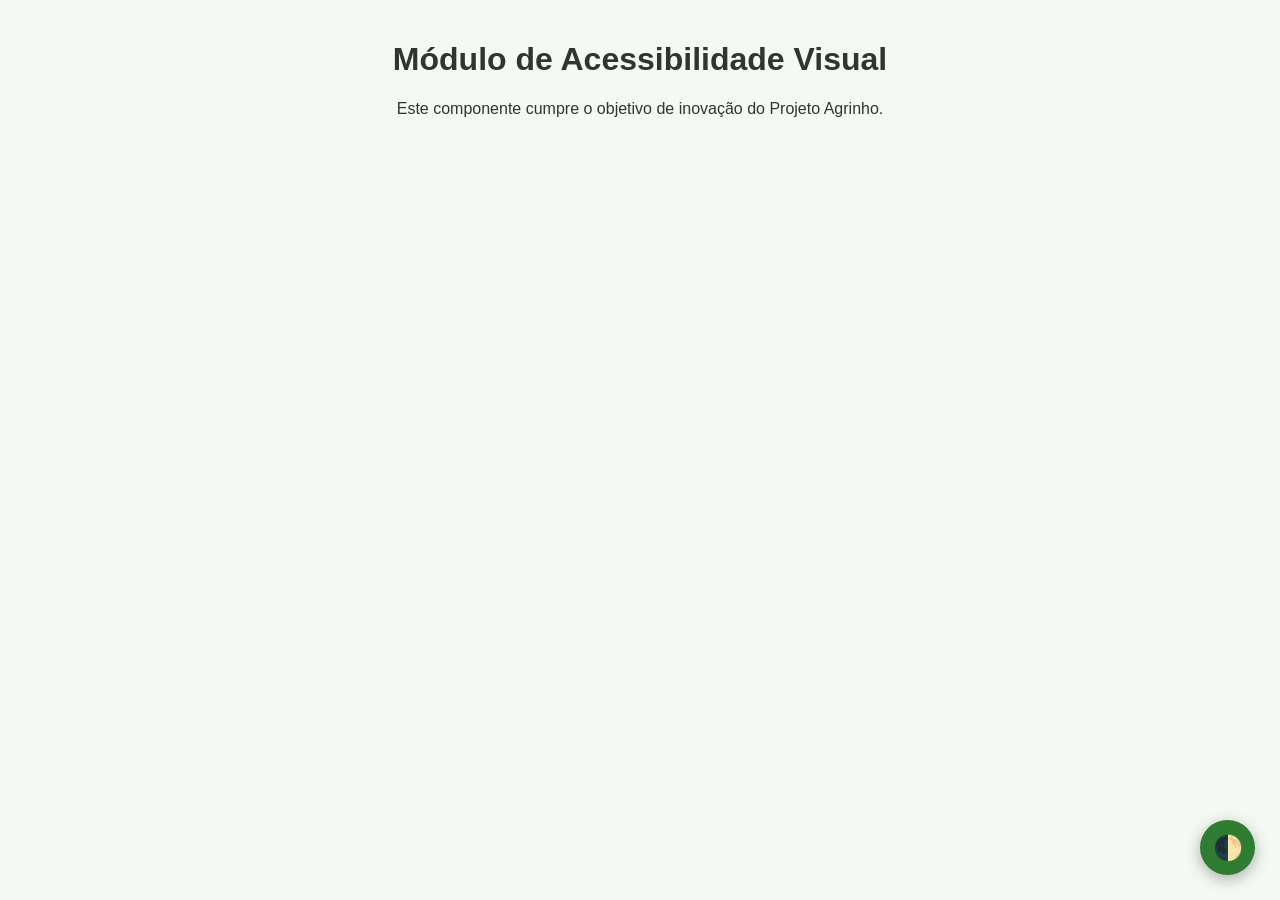
<file: botão.html>
<!DOCTYPE html>
<html lang="pt-br">
<head>
    <meta charset="UTF-8">
    <title>Componente Dark Mode | Projeto Agrinho</title>
    <style>
        /* ALINHAMENTO ENTRE OBJETIVO E AÇÃO: Variáveis CSS */
        :root {
            --bg-principal: #f4f9f4;
            --texto-principal: #333333;
            --cor-acento: #2e7d32;
        }

        body.dark-mode {
            --bg-principal: #121212;
            --texto-principal: #f4f4f4;
            --cor-acento: #4caf50;
        }

        /* Estilo do Componente (Fácil percepção) */
        .btn-theme-switcher {
            position: fixed;
            bottom: 25px;
            right: 25px;
            width: 55px;
            height: 55px;
            border-radius: 50%;
            background-color: var(--cor-acento);
            color: white;
            border: none;
            cursor: pointer;
            box-shadow: 0 4px 15px rgba(0,0,0,0.3);
            font-size: 1.5rem;
            display: flex;
            align-items: center;
            justify-content: center;
            transition: transform 0.2s ease;
            z-index: 9999;
        }

        .btn-theme-switcher:hover {
            transform: scale(1.1);
        }

        /* Demonstração de Alinhamento com o Layout Agrinho */
        body {
            background-color: var(--bg-principal);
            color: var(--texto-principal);
            font-family: 'Segoe UI', sans-serif;
            transition: background 0.3s ease;
            margin: 0;
            padding: 20px;
        }
    </style>
</head>
<body>

    <div style="max-width: 600px; margin: auto; text-align: center;">
        <h1>Módulo de Acessibilidade Visual</h1>
        <p>Este componente cumpre o objetivo de inovação do Projeto Agrinho.</p>
    </div>

    <button class="btn-theme-switcher" onclick="executarTrocaTema()">🌓</button>

    <script>
        /**
         * FUNÇÃO: executarTrocaTema
         * AÇÃO: Alterna a classe de estilo e salva a preferência.
         */
        function executarTrocaTema() {
            const corpo = document.body;
            corpo.classList.toggle('dark-mode');
            
            // Persistência (Objetivo cumprido em sua totalidade)
            const isDark = corpo.classList.contains('dark-mode');
            localStorage.setItem('agrinho-theme', isDark ? 'dark' : 'light');
        }

        // Recuperação de estado (Fluxo de inicialização)
        (function carregarTema() {
            if (localStorage.getItem('agrinho-theme') === 'dark') {
                document.body.classList.add('dark-mode');
            }
        })();
    </script>
</body>
</html>
</file>
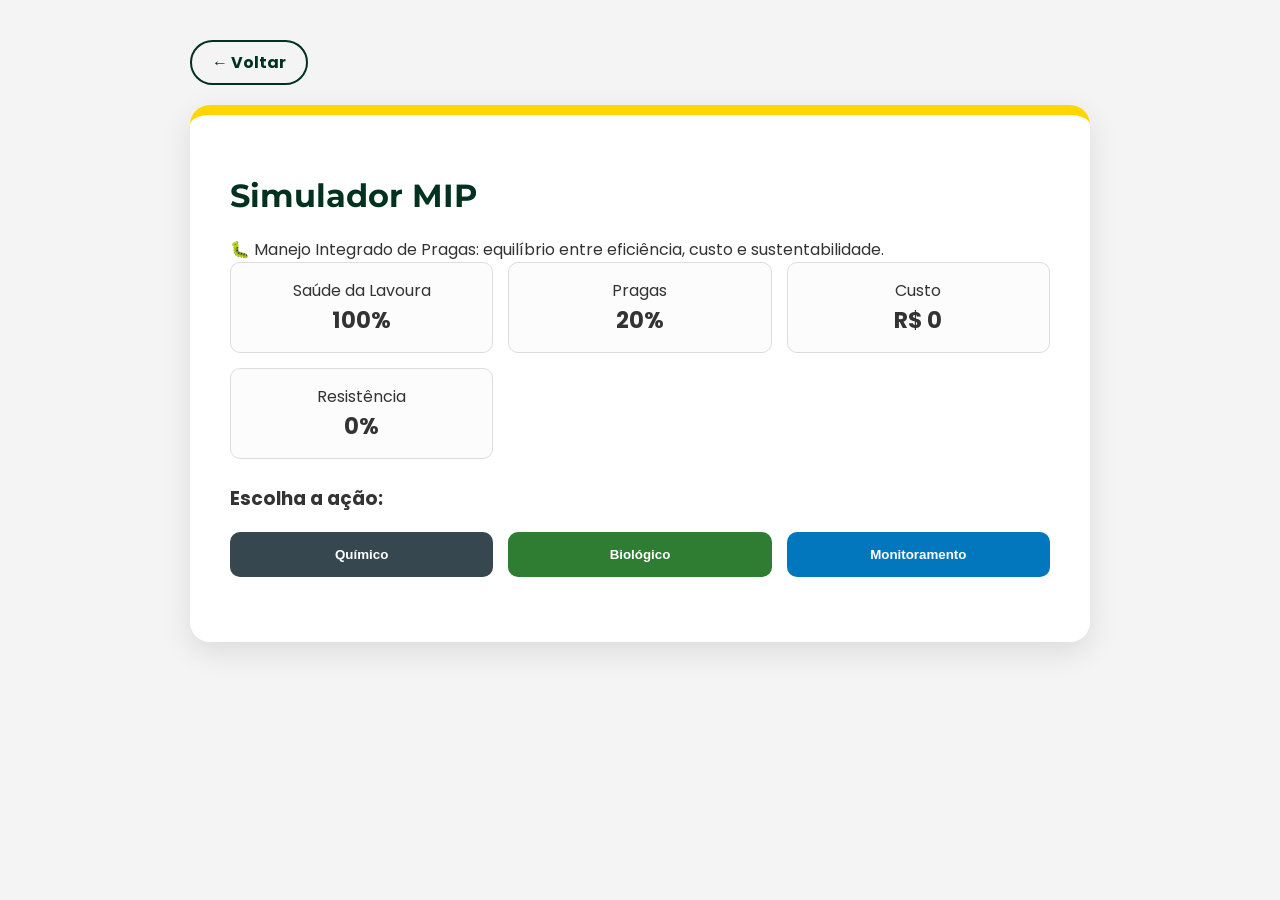
<file: simulador.html>
<!DOCTYPE html>
<html lang="pt-br">
<head>
    <meta charset="UTF-8">
    <meta name="viewport" content="width=device-width, initial-scale=1.0">
    <title>Simulador MIP | Agrinho</title>
    <link href="https://fonts.googleapis.com/css2?family=Montserrat:wght@700&family=Poppins:wght@400;600&display=swap" rel="stylesheet">

    <style>
        :root {
            --amarelo-ouro: #FFD700;
            --verde-floresta: #013220;
            --verde-campo: #2E7D32;
            --verde-suave: #e8f5e9;
            --vermelho-alerta: #c62828;
        }

        body {
            margin: 0;
            font-family: 'Poppins', sans-serif;
            background-color: #f4f4f4;
            color: #333;
        }

        .container {
            padding: 40px 20px;
            max-width: 900px;
            margin: auto;
        }

        .btn-voltar {
            background-color: transparent;
            color: var(--verde-floresta);
            border: 2px solid var(--verde-floresta);
            padding: 8px 20px;
            border-radius: 50px;
            text-decoration: none;
            font-weight: bold;
            display: inline-block;
            margin-bottom: 20px;
        }

        .card-principal {
            background: white;
            padding: 40px;
            border-radius: 20px;
            box-shadow: 0 10px 30px rgba(0,0,0,0.1);
            border-top: 10px solid var(--amarelo-ouro);
        }

        h1 {
            color: var(--verde-floresta);
            font-family: 'Montserrat', sans-serif;
        }

        .status-painel {
            display: grid;
            grid-template-columns: repeat(auto-fit, minmax(200px, 1fr));
            gap: 15px;
            margin-bottom: 25px;
        }

        .status-box {
            background: #fcfcfc;
            border: 1px solid #ddd;
            padding: 15px;
            border-radius: 10px;
            text-align: center;
        }

        .status-val {
            font-size: 1.4rem;
            font-weight: bold;
        }

        .botoes-acoes {
            display: grid;
            grid-template-columns: repeat(auto-fit, minmax(220px, 1fr));
            gap: 15px;
            margin-bottom: 25px;
        }

        .btn-acao {
            background-color: var(--verde-campo);
            color: white;
            border: none;
            padding: 15px;
            font-weight: bold;
            border-radius: 10px;
            cursor: pointer;
        }

        .btn-quimico { background-color: #37474f; }
        .btn-biologico { background-color: var(--verde-campo); }
        .btn-monitoramento { background-color: #0277bd; }

        #resultado-rodada {
            padding: 20px;
            border-radius: 10px;
            background-color: #fffde7;
            border: 2px solid var(--amarelo-ouro);
            display: none;
        }

        .btn-reiniciar {
            background-color: var(--amarelo-ouro);
            color: var(--verde-floresta);
            border: none;
            padding: 12px 25px;
            font-weight: bold;
            border-radius: 8px;
            display: none;
        }
    </style>
</head>

<body>

<div class="container">

<a href="tecnologias.html" class="btn-voltar">← Voltar</a>

<div class="card-principal">

<h1>Simulador MIP</h1>

<div class="explicacao">
🐛 Manejo Integrado de Pragas: equilíbrio entre eficiência, custo e sustentabilidade.
</div>

<div class="status-painel">
    <div class="status-box">
        <div>Saúde da Lavoura</div>
        <div id="status-saude" class="status-val">100%</div>
    </div>

    <div class="status-box">
        <div>Pragas</div>
        <div id="status-praga" class="status-val">20%</div>
    </div>

    <div class="status-box">
        <div>Custo</div>
        <div id="status-custo" class="status-val">R$ 0</div>
    </div>

    <div class="status-box">
        <div>Resistência</div>
        <div id="status-resistencia" class="status-val">0%</div>
    </div>
</div>

<h3>Escolha a ação:</h3>

<div class="botoes-acoes">
    <button class="btn-acao btn-quimico" onclick="jogarTurno('quimico')">Químico</button>
    <button class="btn-acao btn-biologico" onclick="jogarTurno('biologico')">Biológico</button>
    <button class="btn-acao btn-monitoramento" onclick="jogarTurno('monitorar')">Monitoramento</button>
</div>

<div id="resultado-rodada">
    <p id="texto-alerta"></p>
</div>

<button id="btn-reset" class="btn-reiniciar" onclick="reiniciarSimulador()">Reiniciar</button>

</div>
</div>

<script>

// =====================
// VARIÁVEIS
// =====================
let saudeLavoura = 100;
let infestacaoPraga = 20;
let custoAcumulado = 0;
let resistenciaQuimica = 0;

// =====================
function atualizarPainel() {
    document.getElementById('status-saude').innerText = saudeLavoura.toFixed(0) + "%";
    document.getElementById('status-praga').innerText = infestacaoPraga.toFixed(0) + "%";
    document.getElementById('status-custo').innerText = "R$ " + custoAcumulado;
    document.getElementById('status-resistencia').innerText = resistenciaQuimica.toFixed(0) + "%";
}

// =====================
function jogarTurno(acao) {

    document.getElementById("resultado-rodada").style.display = "block";

    let log = "";

    if (acao === "quimico") {

        custoAcumulado += 1800; // coerente: custo intermediário

        resistenciaQuimica += 10;
        resistenciaQuimica = Math.min(100, resistenciaQuimica);

        let eficiencia = 70 * (1 - resistenciaQuimica / 100);

        infestacaoPraga -= eficiencia;

        log = "🧪 Químico: alta eficiência imediata, mas aumenta resistência.";

    }

    else if (acao === "biologico") {

        custoAcumulado += 900;

        infestacaoPraga -= 18;

        resistenciaQuimica -= 8;
        if (resistenciaQuimica < 0) resistenciaQuimica = 0;

        log = "🌿 Biológico: sustentável e vantajoso no médio prazo.";

    }

    else if (acao === "monitorar") {

        custoAcumulado += 300;

        infestacaoPraga -= 5;

        log = "🔍 Monitoramento: menor custo e melhor decisão futura.";

    }

    // crescimento natural
    infestacaoPraga += 10;

    infestacaoPraga = Math.max(0, Math.min(100, infestacaoPraga));

    // dano cultura
    if (infestacaoPraga > 30) {
        saudeLavoura -= (infestacaoPraga - 30) * 0.4;
    } else {
        saudeLavoura += 2;
    }

    saudeLavoura = Math.max(0, Math.min(100, saudeLavoura));

    document.getElementById("texto-alerta").innerHTML = log;

    atualizarPainel();
    verificarFim();
}

// =====================
function verificarFim() {

    if (saudeLavoura <= 0) {
        document.getElementById("texto-alerta").innerHTML = "💀 Safra perdida.";
        travar();
    }

    else if (infestacaoPraga <= 5) {
        document.getElementById("texto-alerta").innerHTML = "🏆 Manejo eficiente.";
        travar();
    }
}

// =====================
function travar() {
    document.getElementById('btn-reset').style.display = "block";
}

// =====================
function reiniciarSimulador() {

    saudeLavoura = 100;
    infestacaoPraga = 20;
    custoAcumulado = 0;
    resistenciaQuimica = 0;

    document.getElementById("resultado-rodada").style.display = "none";

    atualizarPainel();
}

atualizarPainel();

</script>

</body>
</html>
</file>
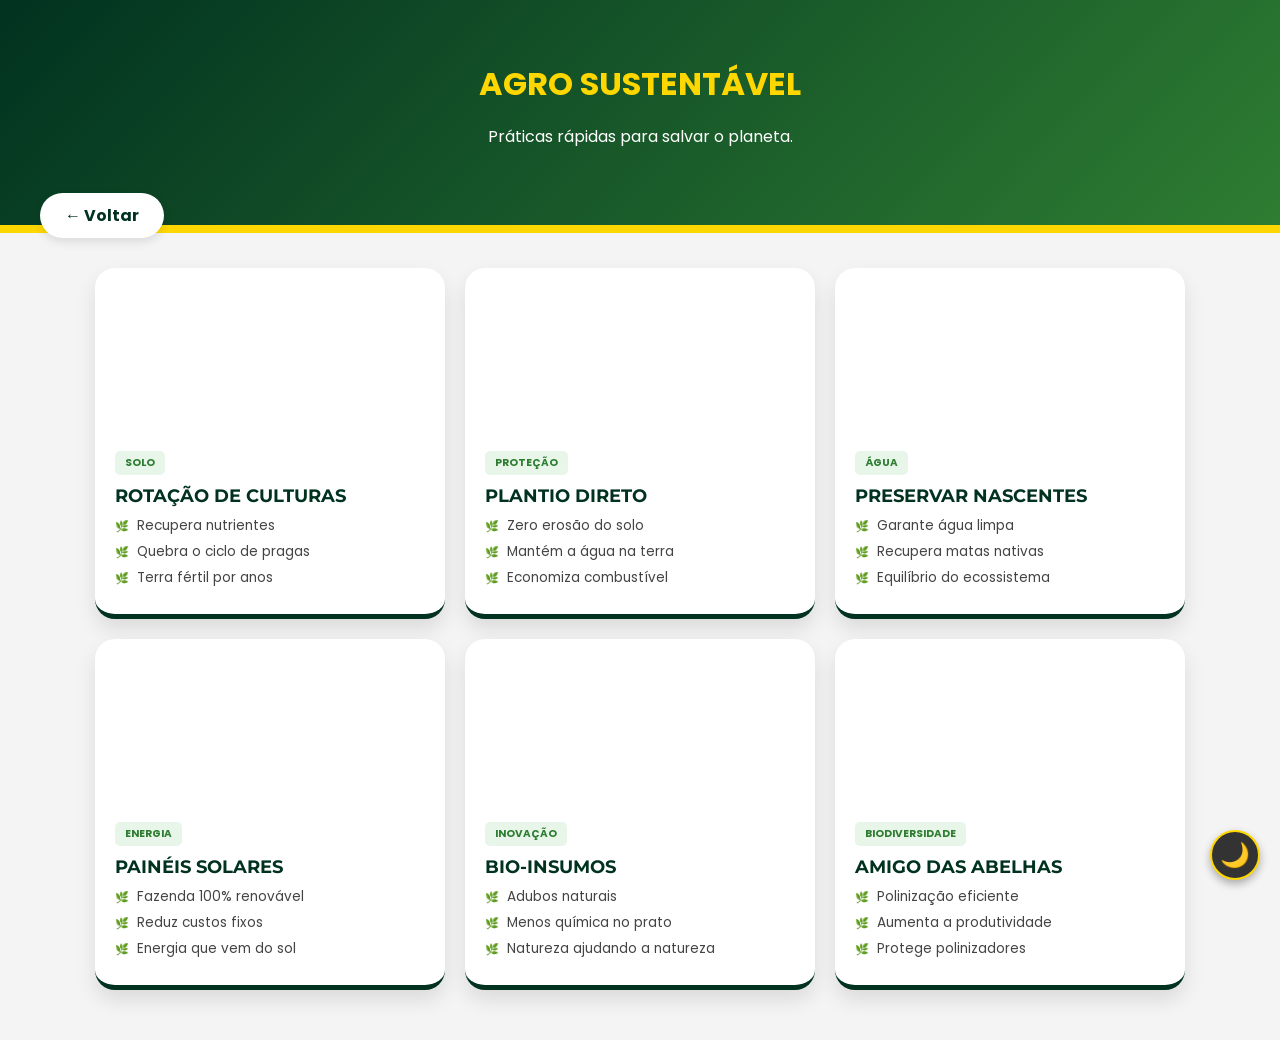
<file: sustentabilidade.html>
<!DOCTYPE html>
<html lang="pt-br">
<head>
    <meta charset="UTF-8">
    <meta name="viewport" content="width=device-width, initial-scale=1.0">
    <title>Sustentabilidade | Agrinho</title>
    <link href="https://fonts.googleapis.com/css2?family=Montserrat:wght@800&family=Poppins:wght@400;600&display=swap" rel="stylesheet">
    <style>
        :root {
            --amarelo-ouro: #FFD700;
            --verde-floresta: #013220;
            --verde-campo: #2E7D32;
            --branco: #FFFFFF;
        }

        body {
            margin: 0;
            font-family: 'Poppins', sans-serif;
            background-color: #f4f4f4;
            transition: background-color 0.3s ease, color 0.3s ease;
        }

        header {
            background: linear-gradient(135deg, var(--verde-floresta), var(--verde-campo));
            color: var(--amarelo-ouro);
            padding: 60px 20px;
            text-align: center;
            border-bottom: 8px solid var(--amarelo-ouro);
        }

        .container {
            max-width: 1200px;
            margin: -40px auto 50px;
            padding: 0 20px;
        }

        .btn-voltar {
            display: inline-block;
            background: var(--branco);
            color: var(--verde-floresta);
            text-decoration: none;
            padding: 10px 25px;
            border-radius: 50px;
            font-weight: bold;
            margin-bottom: 30px;
            box-shadow: 0 4px 10px rgba(0,0,0,0.1);
            transition: 0.3s;
        }

        .btn-voltar:hover { transform: scale(1.05); background: var(--amarelo-ouro); }

        /* GRID DE QUADRINHOS CENTRALIZADO */
        .grid-sustentavel {
            display: grid;
            /* Definimos um tamanho máximo de 350px para evitar que os cards estiquem demais e percam o centro */
            grid-template-columns: repeat(auto-fit, minmax(280px, 350px)); 
            gap: 20px;
            justify-content: center; /* ESTA LINHA CENTRALIZA OS CARDS */
        }

        .card-sustentavel {
            background: var(--branco);
            border-radius: 20px;
            overflow: hidden;
            box-shadow: 0 10px 20px rgba(0,0,0,0.1);
            transition: transform 0.3s, border-color 0.3s, background-color 0.3s;
            border-bottom: 5px solid var(--verde-floresta);
            display: flex;
            flex-direction: column;
        }

        .card-sustentavel:hover { 
            transform: translateY(-10px); 
            border-color: var(--amarelo-ouro); 
        }

        .img-box {
            height: 160px;
            background-size: cover;
            background-position: center;
        }

        .info-box { padding: 20px; flex-grow: 1; }

        .info-box h2 {
            margin: 0 0 10px 0;
            font-size: 1.1rem;
            color: var(--verde-floresta);
            font-family: 'Montserrat', sans-serif;
            text-transform: uppercase;
            transition: color 0.3s ease;
        }

        .info-box ul {
            padding: 0;
            list-style: none;
            margin: 0;
        }

        .info-box li {
            font-size: 0.85rem;
            margin-bottom: 6px;
            color: #444;
            display: flex;
            align-items: center;
            transition: color 0.3s ease;
        }

        .info-box li::before {
            content: '🌿';
            margin-right: 8px;
            font-size: 0.7rem;
        }

        .tag {
            display: inline-block;
            background: #e8f5e9;
            color: var(--verde-campo);
            padding: 4px 10px;
            border-radius: 5px;
            font-size: 0.65rem;
            font-weight: bold;
            margin-bottom: 10px;
            text-transform: uppercase;
        }

        /* ==========================================
           ESTILO DO BOTÃO DO MODO ESCURO
        ========================================== */
        .dark-mode-btn {
            position: fixed;
            bottom: 20px;
            right: 20px;
            width: 50px;
            height: 50px;
            border-radius: 50%;
            background-color: #333;
            color: #fff;
            border: 2px solid var(--amarelo-ouro);
            cursor: pointer;
            font-size: 24px;
            display: flex;
            align-items: center;
            justify-content: center;
            box-shadow: 0 4px 8px rgba(0, 0, 0, 0.3);
            z-index: 1000;
            transition: transform 0.2s ease, background-color 0.3s;
        }

        .dark-mode-btn:hover {
            transform: scale(1.1);
        }

        /* ==========================================
           CLASSES COM O MODO ESCURO ATIVADO
        ========================================== */
        body.dark-mode {
            background-color: #121212;
            color: #ffffff;
        }

        body.dark-mode .btn-voltar {
            background: #222222;
            color: #ffffff;
            box-shadow: 0 4px 10px rgba(0,0,0,0.4);
        }

        body.dark-mode .btn-voltar:hover {
            background: var(--amarelo-ouro);
            color: var(--verde-floresta);
        }

        body.dark-mode .card-sustentavel {
            background-color: #1e1e1e;
            box-shadow: 0 10px 20px rgba(0,0,0,0.4);
        }

        body.dark-mode .info-box h2 {
            color: var(--amarelo-ouro);
        }

        body.dark-mode .info-box li {
            color: #dddddd;
        }

        body.dark-mode .dark-mode-btn {
            background-color: #ffffff;
            color: #333;
        }
    </style>
</head>
<body>

    <header>
        <h1 style="margin:0">AGRO SUSTENTÁVEL</h1>
        <p style="color:white">Práticas rápidas para salvar o planeta.</p>
    </header>

    <div class="container">
        <a href="index.html" class="btn-voltar">← Voltar</a>

        <div class="grid-sustentavel">
            
            <div class="card-sustentavel">
                <div class="img-box" style="background-image: url('https://images.unsplash.com/photo-1523348837708-15d4a09cfac2?q=80&w=500');"></div>
                <div class="info-box">
                    <span class="tag">Solo</span>
                    <h2>Rotação de Culturas</h2>
                    <ul>
                        <li>Recupera nutrientes</li>
                        <li>Quebra o ciclo de pragas</li>
                        <li>Terra fértil por anos</li>
                    </ul>
                </div>
            </div>

            <div class="card-sustentavel">
                <div class="img-box" style="background-image: url('https://images.unsplash.com/photo-1464226184884-fa280b87c399?q=80&w=500');"></div>
                <div class="info-box">
                    <span class="tag">Proteção</span>
                    <h2>Plantio Direto</h2>
                    <ul>
                        <li>Zero erosão do solo</li>
                        <li>Mantém a água na terra</li>
                        <li>Economiza combustível</li>
                    </ul>
                </div>
            </div>

            <div class="card-sustentavel">
                <div class="img-box" style="background-image: url('https://images.unsplash.com/photo-1500382017468-9049fed747ef?q=80&w=500');"></div>
                <div class="info-box">
                    <span class="tag">Água</span>
                    <h2>Preservar Nascentes</h2>
                    <ul>
                        <li>Garante água limpa</li>
                        <li>Recupera matas nativas</li>
                        <li>Equilíbrio do ecossistema</li>
                    </ul>
                </div>
            </div>

            <div class="card-sustentavel">
                <div class="img-box" style="background-image: url('https://moduloenergia.com/wp-content/uploads/telha-solar-ou-painel-solar-qual-o-melhor.jpg');"></div>
                <div class="info-box">
                    <span class="tag">Energia</span>
                    <h2>Painéis Solares</h2>
                    <ul>
                        <li>Fazenda 100% renovável</li>
                        <li>Reduz custos fixos</li>
                        <li>Energia que vem do sol</li>
                    </ul>
                </div>
            </div>

            <div class="card-sustentavel">
                <div class="img-box" style="background-image: url('https://images.unsplash.com/photo-1615811361523-6bd03d7748e7?q=80&w=500');"></div>
                <div class="info-box">
                    <span class="tag">Inovação</span>
                    <h2>Bio-Insumos</h2>
                    <ul>
                        <li>Adubos naturais</li>
                        <li>Menos química no prato</li>
                        <li>Natureza ajudando a natureza</li>
                    </ul>
                </div>
            </div>

            <div class="card-sustentavel">
                <div class="img-box" style="background-image: url('https://images.unsplash.com/photo-1473973266408-ed4e27abdd47?q=80&w=500');"></div>
                <div class="info-box">
                    <span class="tag">Biodiversidade</span>
                    <h2>Amigo das Abelhas</h2>
                    <ul>
                        <li>Polinização eficiente</li>
                        <li>Aumenta a produtividade</li>
                        <li>Protege polinizadores</li>
                    </ul>
                </div>
            </div>

        </div>
    </div>

    <button id="toggle-dark-mode" class="dark-mode-btn" aria-label="Alternar modo escuro">
        🌙
    </button>

    <script>
        const toggleBtn = document.getElementById('toggle-dark-mode');
        
        if (localStorage.getItem('theme') === 'dark') {
            document.body.classList.add('dark-mode');
            toggleBtn.innerHTML = '☀️';
        }

        toggleBtn.addEventListener('click', () => {
            document.body.classList.toggle('dark-mode');
            
            if (document.body.classList.contains('dark-mode')) {
                localStorage.setItem('theme', 'dark');
                toggleBtn.innerHTML = '☀️';
            } else {
                localStorage.setItem('theme', 'light');
                toggleBtn.innerHTML = '🌙';
            }
        });
    </script>

</body>
</html>
</file>
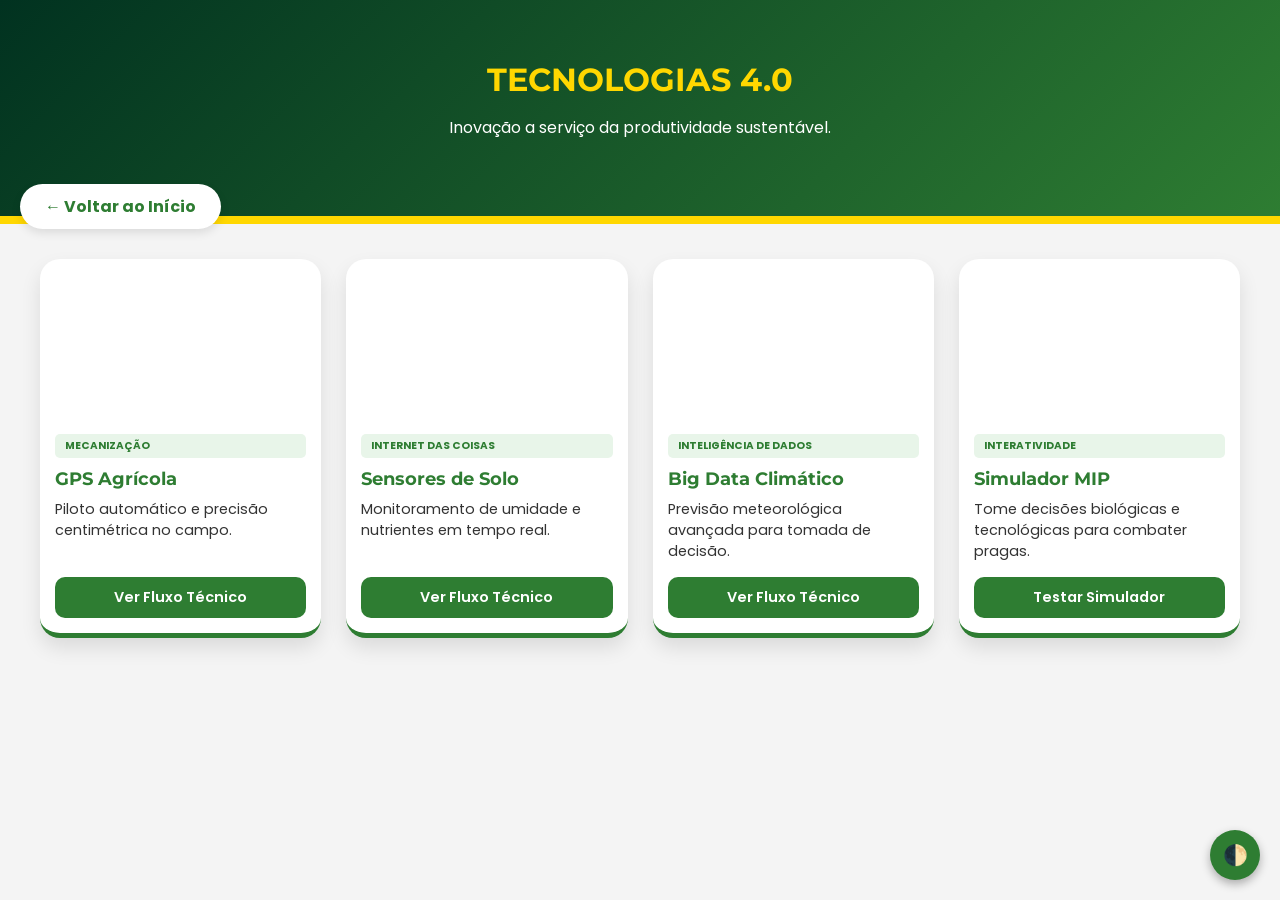
<file: tecnologias.html>
<!DOCTYPE html>
<html lang="pt-br">
<head>
    <meta charset="UTF-8">
    <meta name="viewport" content="width=device-width, initial-scale=1.0">
    <title>Tecnologias 4.0 | Agrinho</title>
    <link href="https://fonts.googleapis.com/css2?family=Montserrat:wght@800&family=Poppins:wght@400;600&display=swap" rel="stylesheet">
    <style>
        :root {
            --amarelo-ouro: #FFD700;
            --verde-floresta: #013220;
            --verde-campo: #2E7D32;
            --branco: #FFFFFF;
            --bg-site: #f4f4f4;
            --texto: #333333;
            --bg-tag: #e8f5e9;
        }

        body.dark-mode {
            --bg-site: #121212;
            --branco: #1e1e1e;
            --texto: #f4f4f4;
            --verde-floresta: #000000;
            --bg-tag: #2e3d2e;
        }

        body {
            margin: 0;
            font-family: 'Poppins', sans-serif;
            background-color: var(--bg-site);
            color: var(--texto);
            transition: 0.3s;
        }

        header {
            background: linear-gradient(135deg, var(--verde-floresta), var(--verde-campo));
            color: var(--amarelo-ouro);
            padding: 60px 20px;
            text-align: center;
            border-bottom: 8px solid var(--amarelo-ouro);
        }

        .container {
            max-width: 1400px;
            margin: -40px auto 50px;
            padding: 0 20px;
        }

        .btn-voltar {
            display: inline-block;
            background: var(--branco);
            color: var(--verde-campo);
            text-decoration: none;
            padding: 10px 25px;
            border-radius: 50px;
            font-weight: bold;
            margin-bottom: 30px;
            box-shadow: 0 4px 10px rgba(0,0,0,0.1);
            transition: 0.3s;
        }

        .btn-voltar:hover { transform: scale(1.05); background: var(--amarelo-ouro); color: var(--verde-floresta); }

        /* Ajustado para balancear 4 quadros centralizados na horizontal */
        .grid-tech {
            display: grid;
            grid-template-columns: repeat(auto-fit, minmax(250px, 1fr)); 
            gap: 25px;
            justify-content: center; 
            max-width: 1200px;
            margin: 0 auto;
        }

        .card-tech {
            background: var(--branco);
            border-radius: 20px;
            overflow: hidden;
            box-shadow: 0 10px 20px rgba(0,0,0,0.1);
            transition: 0.3s;
            display: flex;
            flex-direction: column;
            border-bottom: 5px solid var(--verde-campo);
        }

        .card-tech:hover { transform: translateY(-10px); border-color: var(--amarelo-ouro); }

        .img-box { height: 160px; background-size: cover; background-position: center; }

        .info-box { padding: 15px; flex-grow: 1; display: flex; flex-direction: column; }

        .info-box h2 {
            margin: 0 0 10px 0;
            font-size: 1.1rem;
            color: var(--verde-campo);
            font-family: 'Montserrat', sans-serif;
        }

        .info-box p {
            font-size: 0.9rem;
            margin: 0 0 15px 0;
        }

        .tag {
            display: inline-block;
            background: var(--bg-tag);
            color: var(--verde-campo);
            padding: 4px 10px;
            border-radius: 5px;
            font-size: 0.65rem;
            font-weight: bold;
            margin-bottom: 10px;
            text-transform: uppercase;
        }

        .btn-saiba-mais {
            display: block;
            text-align: center;
            background: var(--verde-campo);
            color: white;
            text-decoration: none;
            padding: 10px;
            border-radius: 10px;
            font-weight: 600;
            margin-top: auto;
            transition: 0.3s;
            font-size: 0.9rem;
        }

        .btn-saiba-mais:hover { background: var(--amarelo-ouro); color: var(--verde-floresta); }

        .theme-toggle {
            position: fixed;
            bottom: 20px;
            right: 20px;
            width: 50px;
            height: 50px;
            border-radius: 50%;
            background: var(--verde-campo);
            color: white;
            border: none;
            cursor: pointer;
            font-size: 20px;
            box-shadow: 0 4px 10px rgba(0,0,0,0.3);
            z-index: 1000;
        }
    </style>
</head>
<body>

    <header>
        <h1 style="margin:0; font-family: 'Montserrat';">TECNOLOGIAS 4.0</h1>
        <p style="color:white">Inovação a serviço da produtividade sustentável.</p>
    </header>

    <div class="container">
        <a href="index.html" class="btn-voltar">← Voltar ao Início</a>

        <div class="grid-tech">
            <div class="card-tech">
                <div class="img-box" style="background-image: url('https://blog.agrointeli.com.br/blog/wp-content/uploads/2020/07/gps_agricola.jpg');"></div>
                <div class="info-box">
                    <span class="tag">Mecanização</span>
                    <h2>GPS Agrícola</h2>
                    <p>Piloto automático e precisão centimétrica no campo.</p>
                    <a href="detalhes-gps.html" class="btn-saiba-mais">Ver Fluxo Técnico</a>
                </div>
            </div>

            <div class="card-tech">
                <div class="img-box" style="background-image: url('https://blog.syngentadigital.ag/wp-content/uploads/2018/05/sensor-de-chuva-1600x900.jpg');"></div>
                <div class="info-box">
                    <span class="tag">Internet das Coisas</span>
                    <h2>Sensores de Solo</h2>
                    <p>Monitoramento de umidade e nutrientes em tempo real.</p>
                    <a href="detalhes-sensores.html" class="btn-saiba-mais">Ver Fluxo Técnico</a>
                </div>
            </div>

            <div class="card-tech">
                <div class="img-box" style="background-image: url('https://images.unsplash.com/photo-1558449028-b53a39d100fc?q=80&w=500');"></div>
                <div class="info-box">
                    <span class="tag">Inteligência de Dados</span>
                    <h2>Big Data Climático</h2>
                    <p>Previsão meteorológica avançada para tomada de decisão.</p>
                    <a href="detalhes-clima.html" class="btn-saiba-mais">Ver Fluxo Técnico</a>
                </div>
            </div>

            <div class="card-tech">
                <div class="img-box" style="background-image: url('https://i0.wp.com/opresenterural.com.br/wp-content/uploads/2025/11/colheita-de-Soja-foto-Divulgacao.jpg?fit=553%2C368&ssl=1');"></div>
                <div class="info-box">
                    <span class="tag">Interatividade</span>
                    <h2>Simulador MIP</h2>
                    <p>Tome decisões biológicas e tecnológicas para combater pragas.</p>
                    <a href="simulador.html" class="btn-saiba-mais">Testar Simulador</a>
                </div>
            </div>
        </div>
    </div>

    <button class="theme-toggle" onclick="toggleTheme()">🌓</button>

    <script>
        function toggleTheme() {
            document.body.classList.toggle('dark-mode');
            const isDark = document.body.classList.contains('dark-mode');
            localStorage.setItem('agrinho-theme', isDark ? 'dark' : 'light');
        }

        if (localStorage.getItem('agrinho-theme') === 'dark') {
            document.body.classList.add('dark-mode');
        }
    </script>
</body>
</html>
</file>
